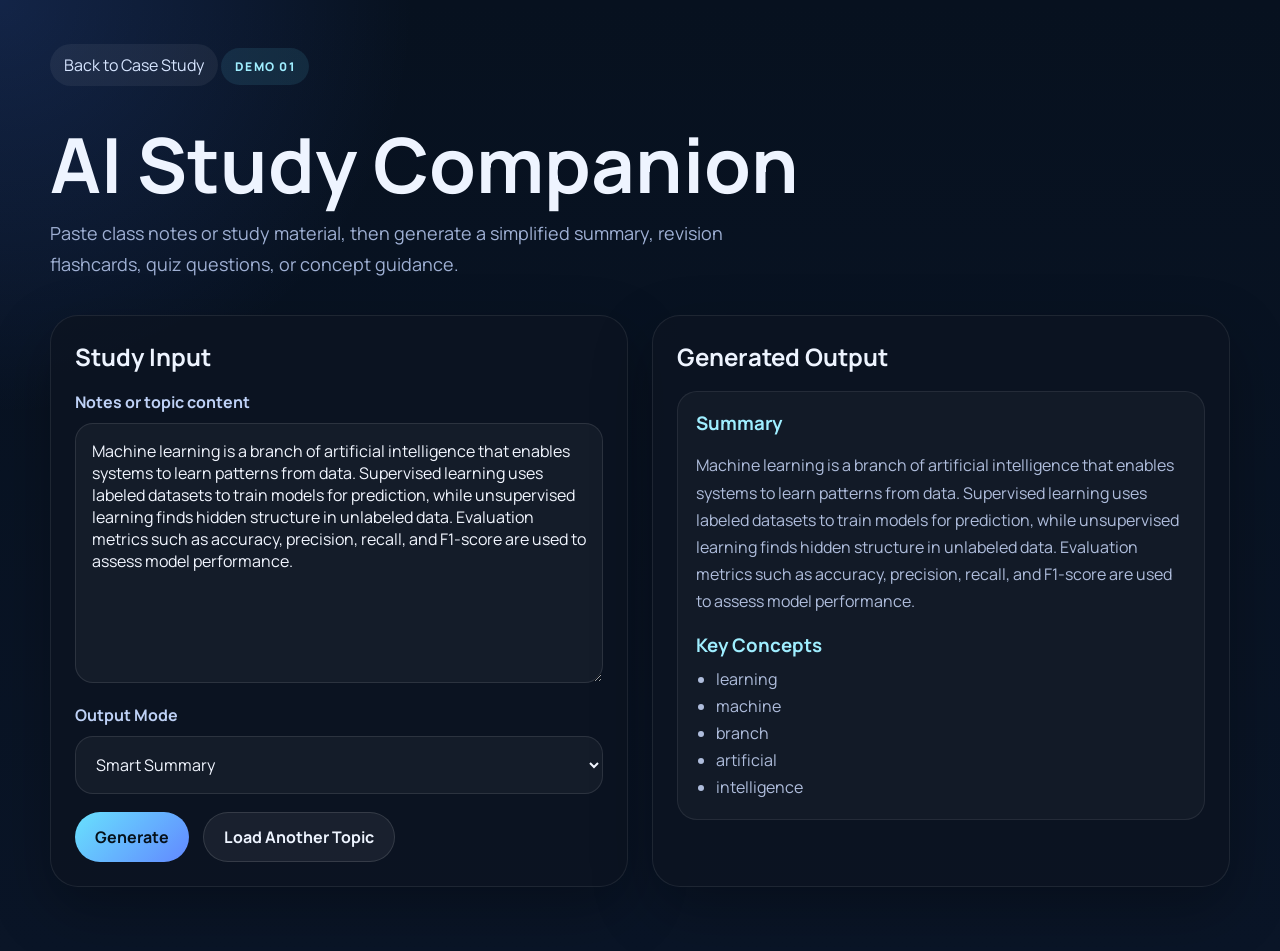
<file: demos/ai-study-companion/index.html>
<!DOCTYPE html>
<html lang="en">
<head>
  <meta charset="UTF-8">
  <meta name="viewport" content="width=device-width, initial-scale=1.0">
  <title>AI Study Companion Demo</title>
  <link rel="preconnect" href="https://fonts.googleapis.com">
  <link rel="preconnect" href="https://fonts.gstatic.com" crossorigin>
  <link href="https://fonts.googleapis.com/css2?family=Manrope:wght@400;500;600;700;800&display=swap" rel="stylesheet">
  <link rel="stylesheet" href="./style.css">
</head>
<body>
  <main class="shell">
    <section class="hero">
      <a class="back-link" href="../../projects/ai-study-companion.html">Back to Case Study</a>
      <p class="eyebrow">Demo 01</p>
      <h1>AI Study Companion</h1>
      <p class="lead">
        Paste class notes or study material, then generate a simplified summary, revision flashcards, quiz questions, or concept guidance.
      </p>
    </section>

    <section class="workspace">
      <div class="panel input-panel">
        <h2>Study Input</h2>
        <label for="study-input">Notes or topic content</label>
        <textarea id="study-input">Machine learning is a branch of artificial intelligence that enables systems to learn patterns from data. Supervised learning uses labeled datasets to train models for prediction, while unsupervised learning finds hidden structure in unlabeled data. Evaluation metrics such as accuracy, precision, recall, and F1-score are used to assess model performance.</textarea>

        <div class="controls">
          <label for="study-mode">Output Mode</label>
          <select id="study-mode">
            <option value="summary">Smart Summary</option>
            <option value="flashcards">Flashcards</option>
            <option value="quiz">Quiz Generator</option>
            <option value="explain">Concept Explainer</option>
          </select>
        </div>

        <div class="action-row">
          <button id="generate-btn" type="button">Generate</button>
          <button id="sample-btn" type="button" class="secondary-btn">Load Another Topic</button>
        </div>
      </div>

      <div class="panel output-panel">
        <h2>Generated Output</h2>
        <div id="output" class="output-content"></div>
      </div>
    </section>
  </main>

  <script src="./script.js"></script>
</body>
</html>
</file>
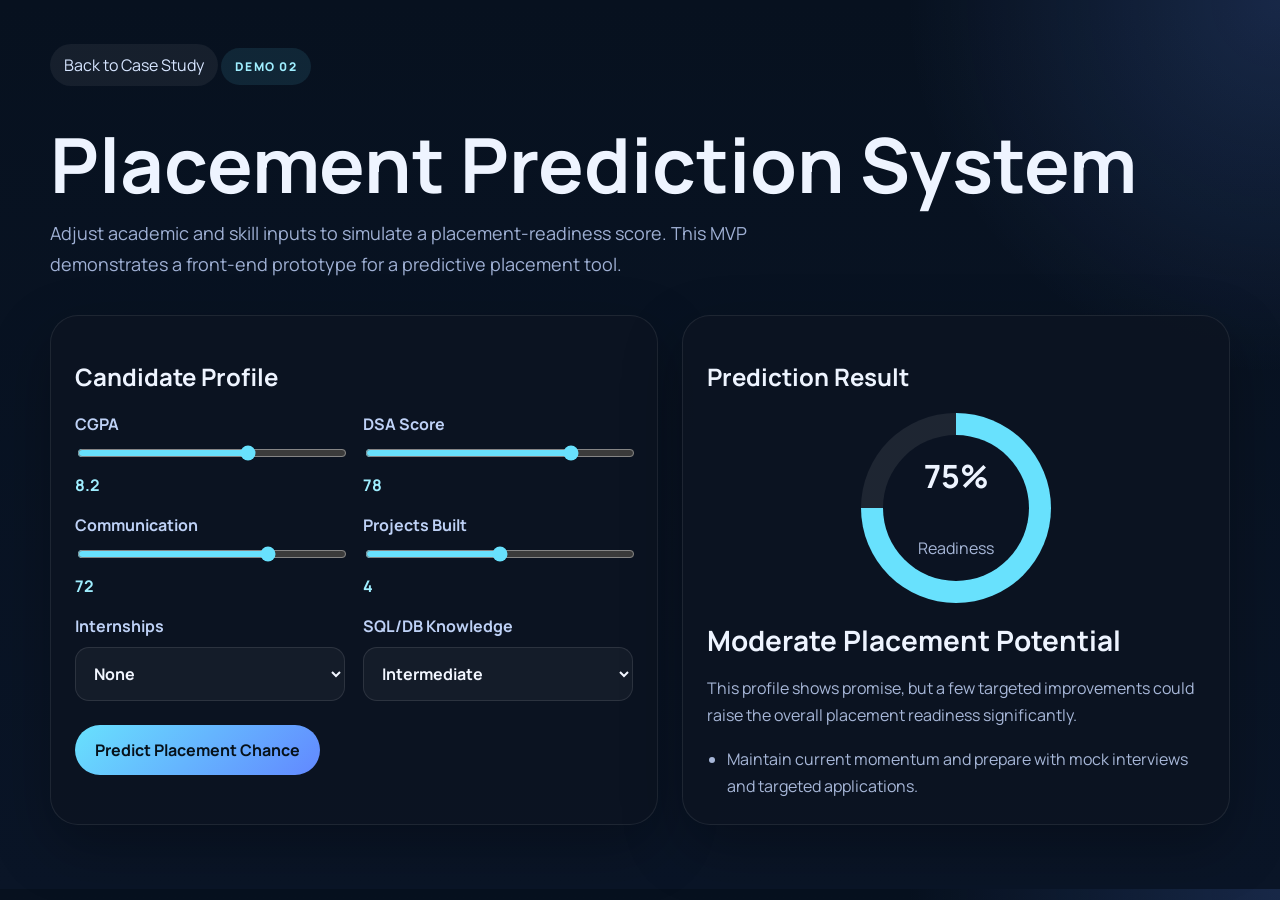
<file: demos/placement-predictor/index.html>
<!DOCTYPE html>
<html lang="en">
<head>
  <meta charset="UTF-8">
  <meta name="viewport" content="width=device-width, initial-scale=1.0">
  <title>Placement Prediction System Demo</title>
  <link rel="preconnect" href="https://fonts.googleapis.com">
  <link rel="preconnect" href="https://fonts.gstatic.com" crossorigin>
  <link href="https://fonts.googleapis.com/css2?family=Manrope:wght@400;500;600;700;800&display=swap" rel="stylesheet">
  <link rel="stylesheet" href="./style.css">
</head>
<body>
  <main class="shell">
    <section class="hero">
      <a class="back-link" href="../../projects/placement-predictor.html">Back to Case Study</a>
      <p class="eyebrow">Demo 02</p>
      <h1>Placement Prediction System</h1>
      <p class="lead">
        Adjust academic and skill inputs to simulate a placement-readiness score. This MVP demonstrates a front-end prototype for a predictive placement tool.
      </p>
    </section>

    <section class="workspace">
      <div class="panel form-panel">
        <h2>Candidate Profile</h2>
        <div class="field-grid">
          <label>CGPA
            <input id="cgpa" type="range" min="5" max="10" step="0.1" value="8.2">
            <span id="cgpa-value">8.2</span>
          </label>
          <label>DSA Score
            <input id="dsa" type="range" min="0" max="100" step="1" value="78">
            <span id="dsa-value">78</span>
          </label>
          <label>Communication
            <input id="communication" type="range" min="0" max="100" step="1" value="72">
            <span id="communication-value">72</span>
          </label>
          <label>Projects Built
            <input id="projects" type="range" min="0" max="8" step="1" value="4">
            <span id="projects-value">4</span>
          </label>
          <label>Internships
            <select id="internships">
              <option value="0">None</option>
              <option value="8">One internship</option>
              <option value="15">Two or more</option>
            </select>
          </label>
          <label>SQL/DB Knowledge
            <select id="sql">
              <option value="4">Basic</option>
              <option value="8" selected>Intermediate</option>
              <option value="12">Advanced</option>
            </select>
          </label>
        </div>
        <button id="predict-btn" type="button">Predict Placement Chance</button>
      </div>

      <div class="panel result-panel">
        <h2>Prediction Result</h2>
        <div class="score-ring">
          <div class="score-ring-inner">
            <strong id="score-label">0%</strong>
            <span>Readiness</span>
          </div>
        </div>
        <h3 id="result-title">Waiting for analysis</h3>
        <p id="result-copy">Update the profile values and run the prediction to see the result.</p>
        <ul id="recommendations" class="recommendations"></ul>
      </div>
    </section>
  </main>

  <script src="./script.js"></script>
</body>
</html>
</file>
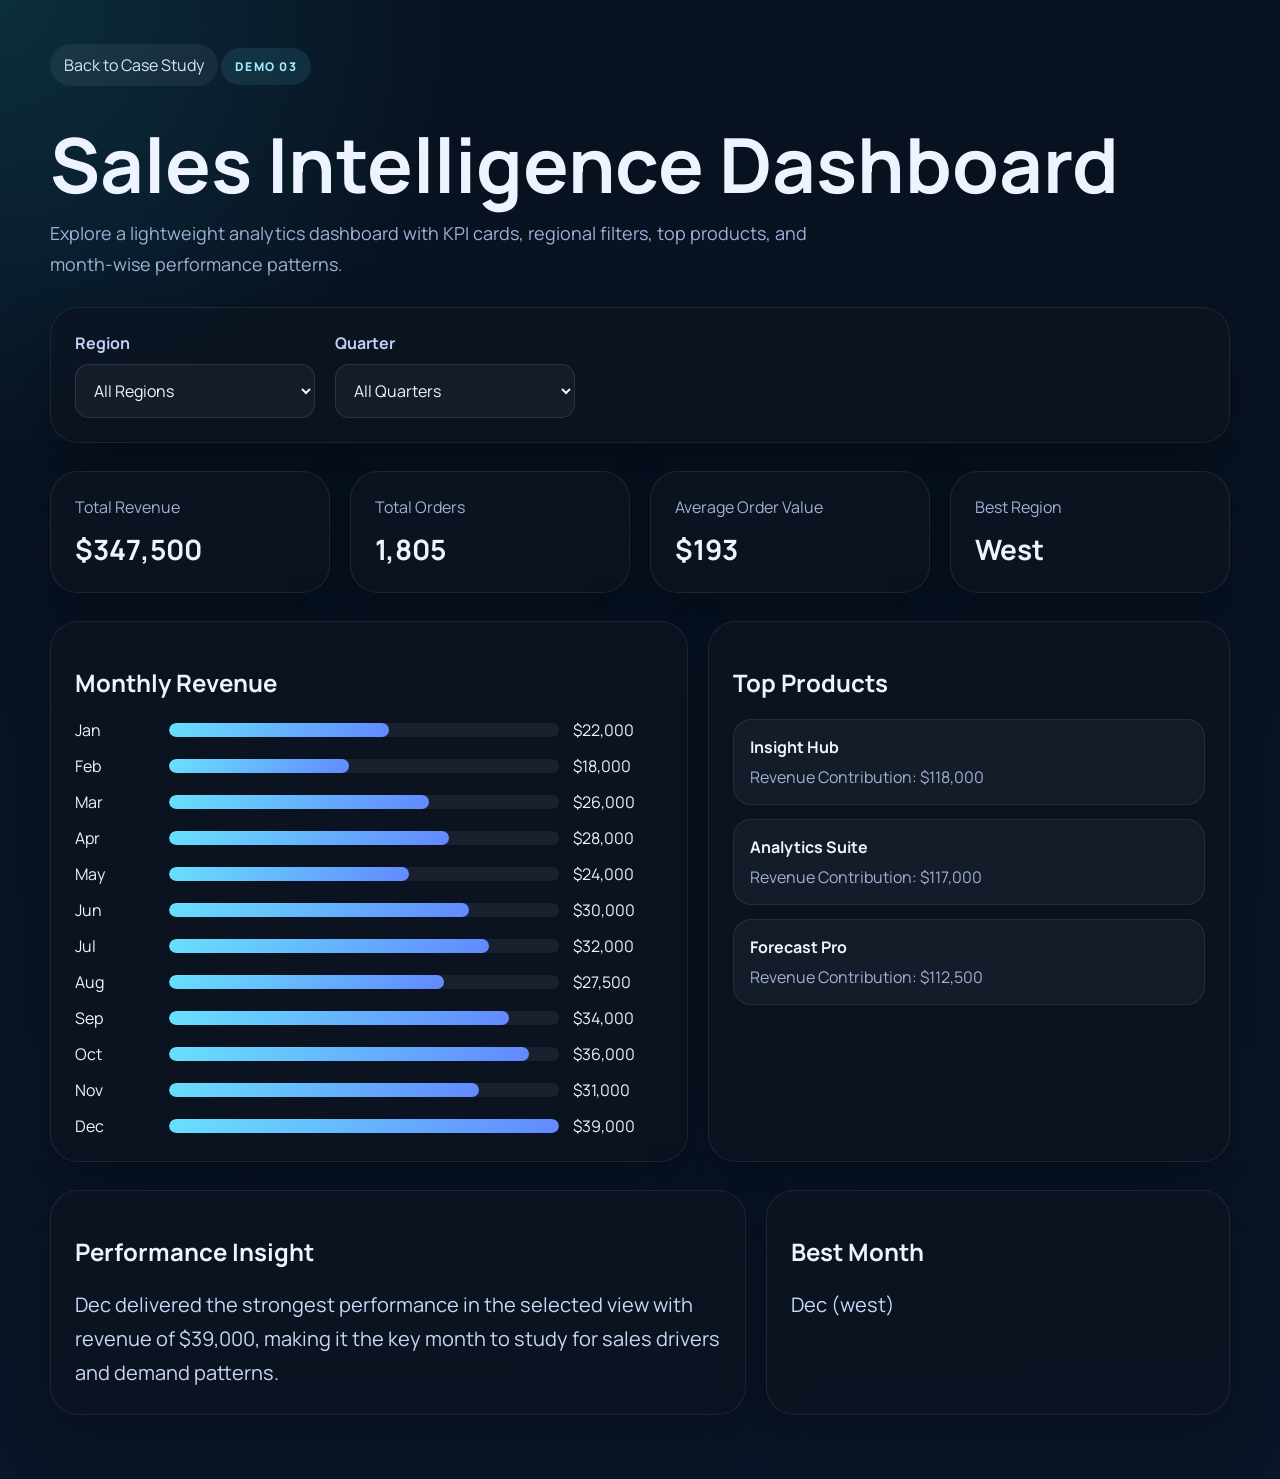
<file: demos/sales-intelligence-dashboard/index.html>
<!DOCTYPE html>
<html lang="en">
<head>
  <meta charset="UTF-8">
  <meta name="viewport" content="width=device-width, initial-scale=1.0">
  <title>Sales Intelligence Dashboard Demo</title>
  <link rel="preconnect" href="https://fonts.googleapis.com">
  <link rel="preconnect" href="https://fonts.gstatic.com" crossorigin>
  <link href="https://fonts.googleapis.com/css2?family=Manrope:wght@400;500;600;700;800&display=swap" rel="stylesheet">
  <link rel="stylesheet" href="./style.css">
</head>
<body>
  <main class="shell">
    <section class="hero">
      <a class="back-link" href="../../projects/sales-intelligence-dashboard.html">Back to Case Study</a>
      <p class="eyebrow">Demo 03</p>
      <h1>Sales Intelligence Dashboard</h1>
      <p class="lead">
        Explore a lightweight analytics dashboard with KPI cards, regional filters, top products, and month-wise performance patterns.
      </p>
    </section>

    <section class="toolbar panel">
      <div>
        <label for="region">Region</label>
        <select id="region">
          <option value="all">All Regions</option>
          <option value="north">North</option>
          <option value="south">South</option>
          <option value="west">West</option>
        </select>
      </div>
      <div>
        <label for="quarter">Quarter</label>
        <select id="quarter">
          <option value="all">All Quarters</option>
          <option value="q1">Q1</option>
          <option value="q2">Q2</option>
          <option value="q3">Q3</option>
          <option value="q4">Q4</option>
        </select>
      </div>
    </section>

    <section class="metrics">
      <article class="metric-card panel">
        <span>Total Revenue</span>
        <strong id="revenue">$0</strong>
      </article>
      <article class="metric-card panel">
        <span>Total Orders</span>
        <strong id="orders">0</strong>
      </article>
      <article class="metric-card panel">
        <span>Average Order Value</span>
        <strong id="aov">$0</strong>
      </article>
      <article class="metric-card panel">
        <span>Best Region</span>
        <strong id="best-region">-</strong>
      </article>
    </section>

    <section class="dashboard-grid">
      <div class="panel">
        <h2>Monthly Revenue</h2>
        <div id="bars" class="bars"></div>
      </div>
      <div class="panel">
        <h2>Top Products</h2>
        <div id="products" class="products"></div>
      </div>
    </section>

    <section class="insights-grid">
      <article class="panel insight-card">
        <h2>Performance Insight</h2>
        <p id="insight-copy">Select filters to view a quick business insight.</p>
      </article>
      <article class="panel insight-card">
        <h2>Best Month</h2>
        <p id="best-month">-</p>
      </article>
    </section>
  </main>

  <script src="./script.js"></script>
</body>
</html>
</file>
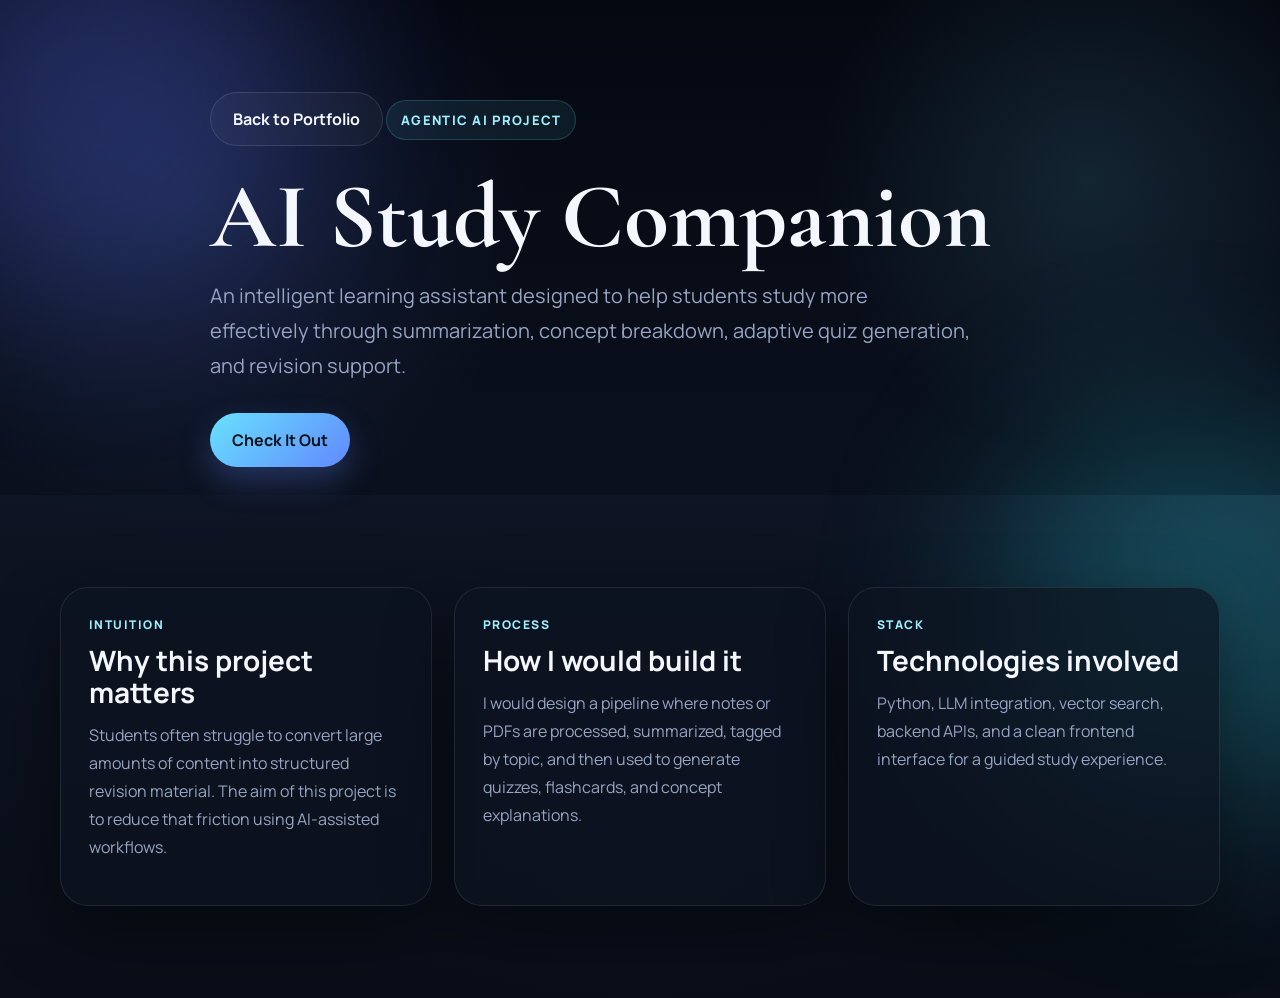
<file: projects/ai-study-companion.html>
<!DOCTYPE html>
<html lang="en">
<head>
  <meta charset="UTF-8">
  <meta name="viewport" content="width=device-width, initial-scale=1.0">
  <title>AI Study Companion | Harshit Gautam</title>
  <meta name="description" content="Case study for AI Study Companion by Harshit Gautam.">
  <link rel="preconnect" href="https://fonts.googleapis.com">
  <link rel="preconnect" href="https://fonts.gstatic.com" crossorigin>
  <link href="https://fonts.googleapis.com/css2?family=Manrope:wght@400;500;600;700;800&family=Cormorant+Garamond:wght@600;700&display=swap" rel="stylesheet">
  <link rel="stylesheet" href="../assets/style.css">
</head>
<body>
  <div class="site-shell">
    <main class="project-page">
      <section class="section">
        <div class="container project-detail-hero">
          <a class="button button-secondary magnetic back-link" href="../index.html#work">Back to Portfolio</a>
          <p class="eyebrow">Agentic AI Project</p>
          <h1>AI Study Companion</h1>
          <p class="project-lead">
            An intelligent learning assistant designed to help students study more effectively through summarization, concept breakdown, adaptive quiz generation, and revision support.
          </p>
          <div class="detail-actions">
            <a class="button button-primary magnetic" href="../demos/ai-study-companion/index.html">Check It Out</a>
          </div>
        </div>
      </section>

      <section class="section section-dark">
        <div class="container detail-grid">
          <article class="detail-card magnetic">
            <p class="card-kicker">Intuition</p>
            <h3>Why this project matters</h3>
            <p>Students often struggle to convert large amounts of content into structured revision material. The aim of this project is to reduce that friction using AI-assisted workflows.</p>
          </article>
          <article class="detail-card magnetic">
            <p class="card-kicker">Process</p>
            <h3>How I would build it</h3>
            <p>I would design a pipeline where notes or PDFs are processed, summarized, tagged by topic, and then used to generate quizzes, flashcards, and concept explanations.</p>
          </article>
          <article class="detail-card magnetic">
            <p class="card-kicker">Stack</p>
            <h3>Technologies involved</h3>
            <p>Python, LLM integration, vector search, backend APIs, and a clean frontend interface for a guided study experience.</p>
          </article>
        </div>
      </section>
    </main>
  </div>
</body>
</html>
</file>
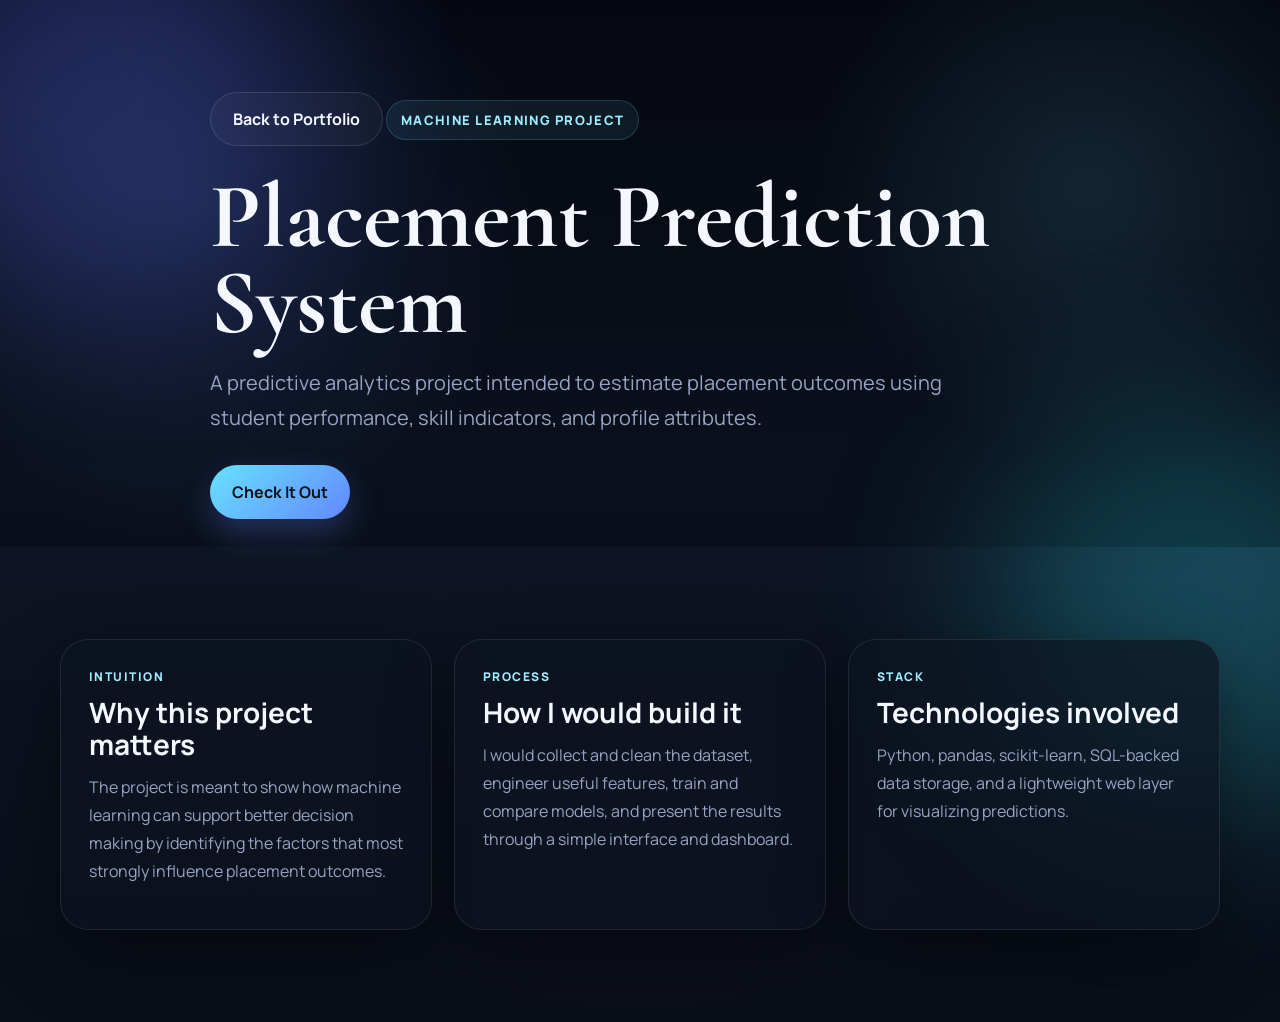
<file: projects/placement-predictor.html>
<!DOCTYPE html>
<html lang="en">
<head>
  <meta charset="UTF-8">
  <meta name="viewport" content="width=device-width, initial-scale=1.0">
  <title>Placement Prediction System | Harshit Gautam</title>
  <meta name="description" content="Case study for Placement Prediction System by Harshit Gautam.">
  <link rel="preconnect" href="https://fonts.googleapis.com">
  <link rel="preconnect" href="https://fonts.gstatic.com" crossorigin>
  <link href="https://fonts.googleapis.com/css2?family=Manrope:wght@400;500;600;700;800&family=Cormorant+Garamond:wght@600;700&display=swap" rel="stylesheet">
  <link rel="stylesheet" href="../assets/style.css">
</head>
<body>
  <div class="site-shell">
    <main class="project-page">
      <section class="section">
        <div class="container project-detail-hero">
          <a class="button button-secondary magnetic back-link" href="../index.html#work">Back to Portfolio</a>
          <p class="eyebrow">Machine Learning Project</p>
          <h1>Placement Prediction System</h1>
          <p class="project-lead">
            A predictive analytics project intended to estimate placement outcomes using student performance, skill indicators, and profile attributes.
          </p>
          <div class="detail-actions">
            <a class="button button-primary magnetic" href="../demos/placement-predictor/index.html">Check It Out</a>
          </div>
        </div>
      </section>

      <section class="section section-dark">
        <div class="container detail-grid">
          <article class="detail-card magnetic">
            <p class="card-kicker">Intuition</p>
            <h3>Why this project matters</h3>
            <p>The project is meant to show how machine learning can support better decision making by identifying the factors that most strongly influence placement outcomes.</p>
          </article>
          <article class="detail-card magnetic">
            <p class="card-kicker">Process</p>
            <h3>How I would build it</h3>
            <p>I would collect and clean the dataset, engineer useful features, train and compare models, and present the results through a simple interface and dashboard.</p>
          </article>
          <article class="detail-card magnetic">
            <p class="card-kicker">Stack</p>
            <h3>Technologies involved</h3>
            <p>Python, pandas, scikit-learn, SQL-backed data storage, and a lightweight web layer for visualizing predictions.</p>
          </article>
        </div>
      </section>
    </main>
  </div>
</body>
</html>
</file>
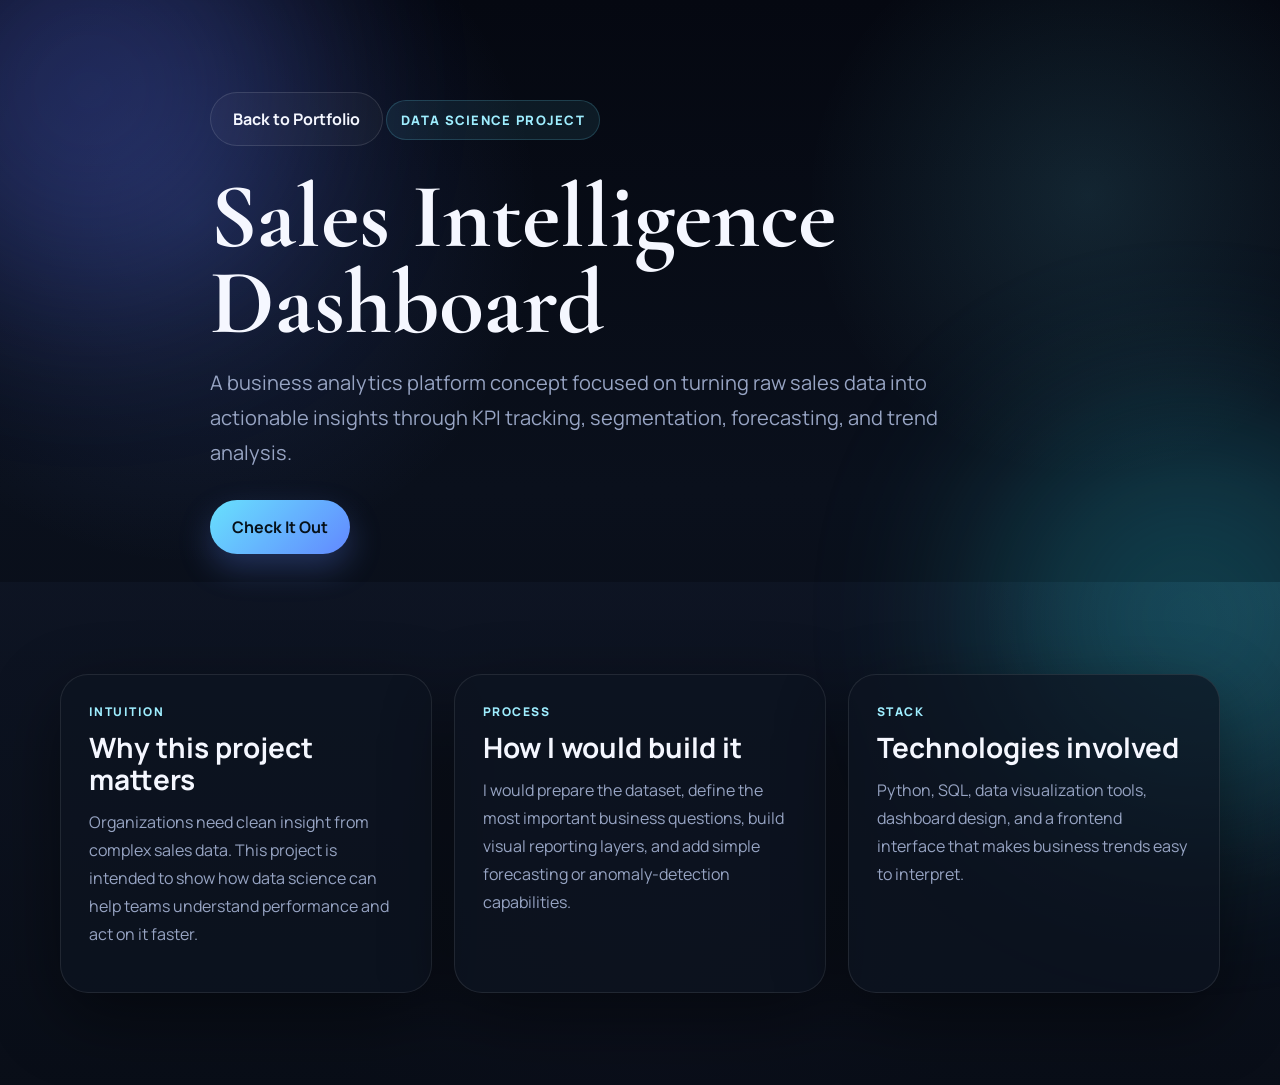
<file: projects/sales-intelligence-dashboard.html>
<!DOCTYPE html>
<html lang="en">
<head>
  <meta charset="UTF-8">
  <meta name="viewport" content="width=device-width, initial-scale=1.0">
  <title>Sales Intelligence Dashboard | Harshit Gautam</title>
  <meta name="description" content="Case study for Sales Intelligence Dashboard by Harshit Gautam.">
  <link rel="preconnect" href="https://fonts.googleapis.com">
  <link rel="preconnect" href="https://fonts.gstatic.com" crossorigin>
  <link href="https://fonts.googleapis.com/css2?family=Manrope:wght@400;500;600;700;800&family=Cormorant+Garamond:wght@600;700&display=swap" rel="stylesheet">
  <link rel="stylesheet" href="../assets/style.css">
</head>
<body>
  <div class="site-shell">
    <main class="project-page">
      <section class="section">
        <div class="container project-detail-hero">
          <a class="button button-secondary magnetic back-link" href="../index.html#work">Back to Portfolio</a>
          <p class="eyebrow">Data Science Project</p>
          <h1>Sales Intelligence Dashboard</h1>
          <p class="project-lead">
            A business analytics platform concept focused on turning raw sales data into actionable insights through KPI tracking, segmentation, forecasting, and trend analysis.
          </p>
          <div class="detail-actions">
            <a class="button button-primary magnetic" href="../demos/sales-intelligence-dashboard/index.html">Check It Out</a>
          </div>
        </div>
      </section>

      <section class="section section-dark">
        <div class="container detail-grid">
          <article class="detail-card magnetic">
            <p class="card-kicker">Intuition</p>
            <h3>Why this project matters</h3>
            <p>Organizations need clean insight from complex sales data. This project is intended to show how data science can help teams understand performance and act on it faster.</p>
          </article>
          <article class="detail-card magnetic">
            <p class="card-kicker">Process</p>
            <h3>How I would build it</h3>
            <p>I would prepare the dataset, define the most important business questions, build visual reporting layers, and add simple forecasting or anomaly-detection capabilities.</p>
          </article>
          <article class="detail-card magnetic">
            <p class="card-kicker">Stack</p>
            <h3>Technologies involved</h3>
            <p>Python, SQL, data visualization tools, dashboard design, and a frontend interface that makes business trends easy to interpret.</p>
          </article>
        </div>
      </section>
    </main>
  </div>
</body>
</html>
</file>
<file: demos/ai-study-companion/style.css>
* { box-sizing: border-box; }
body {
  margin: 0;
  font-family: "Manrope", sans-serif;
  color: #eef4ff;
  background:
    radial-gradient(circle at top left, rgba(74, 125, 255, 0.18), transparent 26%),
    linear-gradient(180deg, #07111f 0%, #0a1527 100%);
}
.shell {
  width: min(1180px, calc(100% - 32px));
  margin: 0 auto;
  padding: 36px 0 64px;
}
.back-link,
.eyebrow {
  display: inline-flex;
  border-radius: 999px;
  padding: 10px 14px;
  text-decoration: none;
}
.back-link {
  color: #d6e5ff;
  background: rgba(255,255,255,0.06);
  margin-bottom: 24px;
}
.eyebrow {
  background: rgba(104,225,253,0.1);
  color: #9feeff;
  font-size: 12px;
  font-weight: 800;
  letter-spacing: 0.12em;
  text-transform: uppercase;
}
h1 {
  font-size: clamp(42px, 7vw, 76px);
  line-height: 0.95;
  margin: 18px 0 12px;
}
.lead {
  max-width: 760px;
  color: #9fb0d4;
  font-size: 18px;
  line-height: 1.7;
}
.workspace {
  display: grid;
  grid-template-columns: 1fr 1fr;
  gap: 24px;
  margin-top: 36px;
}
.panel {
  padding: 24px;
  border-radius: 28px;
  background: rgba(13, 20, 33, 0.82);
  border: 1px solid rgba(255,255,255,0.08);
  box-shadow: 0 22px 60px rgba(0,0,0,0.28);
}
h2 {
  margin: 0 0 18px;
  font-size: 24px;
}
label {
  display: block;
  margin-bottom: 10px;
  color: #bed1f6;
  font-weight: 700;
}
textarea,
select {
  width: 100%;
  border: 1px solid rgba(255,255,255,0.1);
  background: rgba(255,255,255,0.04);
  color: #f2f6ff;
  border-radius: 18px;
  padding: 16px;
  font: inherit;
}
textarea {
  min-height: 260px;
  resize: vertical;
}
.controls {
  margin-top: 16px;
}
.action-row {
  display: flex;
  gap: 14px;
  margin-top: 18px;
  flex-wrap: wrap;
}
button {
  min-height: 50px;
  border: 0;
  border-radius: 999px;
  padding: 0 20px;
  font: inherit;
  font-weight: 700;
  cursor: pointer;
  background: linear-gradient(135deg, #68e1fd, #6288ff);
  color: #06111a;
}
.secondary-btn {
  background: rgba(255,255,255,0.06);
  color: #eef4ff;
  border: 1px solid rgba(255,255,255,0.12);
}
.output-content {
  min-height: 420px;
  border-radius: 20px;
  background: rgba(255,255,255,0.03);
  border: 1px solid rgba(255,255,255,0.08);
  padding: 18px;
  color: #dbe8ff;
}
.output-block + .output-block {
  margin-top: 16px;
}
.output-block h3 {
  margin: 0 0 8px;
  color: #9feeff;
}
.output-block p,
.output-block li {
  color: #afbddc;
  line-height: 1.7;
}
ul {
  margin: 0;
  padding-left: 20px;
}
@media (max-width: 900px) {
  .workspace {
    grid-template-columns: 1fr;
  }
}
</file>
<file: demos/placement-predictor/style.css>
* { box-sizing: border-box; }
body {
  margin: 0;
  font-family: "Manrope", sans-serif;
  color: #eef4ff;
  background:
    radial-gradient(circle at top right, rgba(99, 145, 255, 0.18), transparent 24%),
    linear-gradient(180deg, #07111f 0%, #0a1527 100%);
}
.shell {
  width: min(1180px, calc(100% - 32px));
  margin: 0 auto;
  padding: 36px 0 64px;
}
.back-link,
.eyebrow {
  display: inline-flex;
  border-radius: 999px;
  padding: 10px 14px;
  text-decoration: none;
}
.back-link {
  color: #d6e5ff;
  background: rgba(255,255,255,0.06);
  margin-bottom: 24px;
}
.eyebrow {
  background: rgba(104,225,253,0.1);
  color: #9feeff;
  font-size: 12px;
  font-weight: 800;
  letter-spacing: 0.12em;
  text-transform: uppercase;
}
h1 {
  font-size: clamp(42px, 7vw, 76px);
  line-height: 0.95;
  margin: 18px 0 12px;
}
.lead {
  max-width: 760px;
  color: #9fb0d4;
  font-size: 18px;
  line-height: 1.7;
}
.workspace {
  display: grid;
  grid-template-columns: 1fr 0.9fr;
  gap: 24px;
  margin-top: 36px;
}
.panel {
  padding: 24px;
  border-radius: 28px;
  background: rgba(13, 20, 33, 0.82);
  border: 1px solid rgba(255,255,255,0.08);
  box-shadow: 0 22px 60px rgba(0,0,0,0.28);
}
.field-grid {
  display: grid;
  grid-template-columns: repeat(2, minmax(0, 1fr));
  gap: 18px;
}
label {
  display: block;
  color: #bed1f6;
  font-weight: 700;
}
input,
select {
  width: 100%;
  margin-top: 10px;
}
input[type="range"] {
  accent-color: #68e1fd;
}
select {
  border: 1px solid rgba(255,255,255,0.1);
  background: rgba(255,255,255,0.04);
  color: #f2f6ff;
  border-radius: 14px;
  padding: 14px;
  font: inherit;
}
label span {
  display: inline-block;
  margin-top: 8px;
  color: #9feeff;
}
button {
  margin-top: 24px;
  min-height: 50px;
  border: 0;
  border-radius: 999px;
  padding: 0 20px;
  font: inherit;
  font-weight: 700;
  cursor: pointer;
  background: linear-gradient(135deg, #68e1fd, #6288ff);
  color: #06111a;
}
.score-ring {
  width: 190px;
  height: 190px;
  margin: 8px auto 18px;
  border-radius: 50%;
  background: conic-gradient(#68e1fd 0deg, #6288ff 0deg, rgba(255,255,255,0.08) 0deg);
  display: grid;
  place-items: center;
}
.score-ring-inner {
  width: 146px;
  height: 146px;
  border-radius: 50%;
  background: #0b1322;
  display: grid;
  place-items: center;
  text-align: center;
}
.score-ring-inner strong {
  font-size: 32px;
}
.score-ring-inner span,
#result-copy,
.recommendations li {
  color: #a7b7d8;
  line-height: 1.7;
}
#result-title {
  margin: 0 0 8px;
  font-size: 28px;
}
.recommendations {
  padding-left: 20px;
  margin: 16px 0 0;
}
@media (max-width: 900px) {
  .workspace,
  .field-grid {
    grid-template-columns: 1fr;
  }
}
</file>
<file: demos/sales-intelligence-dashboard/style.css>
* { box-sizing: border-box; }
body {
  margin: 0;
  font-family: "Manrope", sans-serif;
  color: #eef4ff;
  background:
    radial-gradient(circle at top left, rgba(39, 198, 217, 0.16), transparent 24%),
    linear-gradient(180deg, #07111f 0%, #0a1527 100%);
}
.shell {
  width: min(1180px, calc(100% - 32px));
  margin: 0 auto;
  padding: 36px 0 64px;
}
.back-link,
.eyebrow {
  display: inline-flex;
  border-radius: 999px;
  padding: 10px 14px;
  text-decoration: none;
}
.back-link {
  color: #d6e5ff;
  background: rgba(255,255,255,0.06);
  margin-bottom: 24px;
}
.eyebrow {
  background: rgba(104,225,253,0.1);
  color: #9feeff;
  font-size: 12px;
  font-weight: 800;
  letter-spacing: 0.12em;
  text-transform: uppercase;
}
h1 {
  font-size: clamp(42px, 7vw, 76px);
  line-height: 0.95;
  margin: 18px 0 12px;
}
.lead {
  max-width: 760px;
  color: #9fb0d4;
  font-size: 18px;
  line-height: 1.7;
}
.panel {
  padding: 24px;
  border-radius: 28px;
  background: rgba(13, 20, 33, 0.82);
  border: 1px solid rgba(255,255,255,0.08);
  box-shadow: 0 22px 60px rgba(0,0,0,0.28);
}
.toolbar,
.metrics,
.dashboard-grid,
.insights-grid {
  display: grid;
  gap: 20px;
  margin-top: 28px;
}
.toolbar {
  grid-template-columns: repeat(2, minmax(0, 240px));
}
.metrics {
  grid-template-columns: repeat(4, minmax(0, 1fr));
}
.dashboard-grid {
  grid-template-columns: 1.1fr 0.9fr;
}
.insights-grid {
  grid-template-columns: 1.2fr 0.8fr;
}
label {
  display: block;
  color: #bed1f6;
  font-weight: 700;
  margin-bottom: 10px;
}
select {
  width: 100%;
  border: 1px solid rgba(255,255,255,0.1);
  background: rgba(255,255,255,0.04);
  color: #f2f6ff;
  border-radius: 14px;
  padding: 14px;
  font: inherit;
}
.metric-card span {
  display: block;
  color: #9fb0d4;
  margin-bottom: 12px;
}
.metric-card strong {
  font-size: 28px;
}
.bars {
  display: grid;
  gap: 14px;
  margin-top: 20px;
}
.bar-row {
  display: grid;
  grid-template-columns: 80px 1fr 90px;
  gap: 14px;
  align-items: center;
}
.bar-track {
  height: 14px;
  border-radius: 999px;
  background: rgba(255,255,255,0.06);
  overflow: hidden;
}
.bar-fill {
  height: 100%;
  border-radius: inherit;
  background: linear-gradient(135deg, #68e1fd, #6288ff);
}
.products {
  display: grid;
  gap: 14px;
  margin-top: 20px;
}
.product-card {
  padding: 16px;
  border-radius: 18px;
  background: rgba(255,255,255,0.04);
  border: 1px solid rgba(255,255,255,0.08);
}
.product-card strong,
.product-card span {
  display: block;
}
.product-card span {
  margin-top: 8px;
  color: #9fb0d4;
}
.insight-card p {
  margin: 0;
  color: #c7d8f6;
  font-size: 20px;
  line-height: 1.7;
}
@media (max-width: 900px) {
  .toolbar,
  .metrics,
  .dashboard-grid,
  .insights-grid {
    grid-template-columns: 1fr;
  }
}
</file>
<file: assets/style.css>
:root {
  --bg: #070b14;
  --bg-soft: #0d1320;
  --panel: rgba(13, 20, 33, 0.72);
  --panel-strong: #121b2d;
  --panel-solid: #0e1524;
  --text: #f5f7ff;
  --muted: #97a4c3;
  --line: rgba(255, 255, 255, 0.09);
  --accent: #68e1fd;
  --accent-strong: #6288ff;
  --accent-soft: rgba(104, 225, 253, 0.14);
  --shadow: 0 24px 70px rgba(0, 0, 0, 0.45);
  --radius-lg: 28px;
  --radius-md: 20px;
  --container: min(1160px, calc(100% - 32px));
  --transition: 260ms cubic-bezier(0.22, 1, 0.36, 1);
}

* {
  box-sizing: border-box;
}

html {
  scroll-behavior: smooth;
}

body {
  margin: 0;
  font-family: "Manrope", sans-serif;
  color: var(--text);
  background:
    radial-gradient(circle at 15% 20%, rgba(98, 136, 255, 0.16), transparent 25%),
    radial-gradient(circle at 85% 18%, rgba(104, 225, 253, 0.12), transparent 20%),
    radial-gradient(circle at 50% 100%, rgba(172, 93, 255, 0.1), transparent 24%),
    linear-gradient(180deg, #050811 0%, #0a101c 45%, #070b14 100%);
}

a {
  color: inherit;
  text-decoration: none;
}

img {
  display: block;
  width: 100%;
  height: 100%;
  object-fit: cover;
}

p,
h1,
h2,
h3 {
  margin-top: 0;
}

.site-shell {
  position: relative;
  overflow: hidden;
}

.site-shell::before,
.site-shell::after {
  content: "";
  position: fixed;
  width: 420px;
  height: 420px;
  border-radius: 50%;
  filter: blur(90px);
  opacity: 0.25;
  pointer-events: none;
  z-index: 0;
}

.site-shell::before {
  top: -120px;
  left: -120px;
  background: #5e73ff;
}

.site-shell::after {
  right: -120px;
  bottom: 8%;
  background: #27c6d9;
}

.container {
  width: var(--container);
  margin: 0 auto;
  position: relative;
  z-index: 1;
}

.header {
  position: sticky;
  top: 0;
  z-index: 20;
  backdrop-filter: blur(16px);
  background: rgba(6, 10, 18, 0.68);
  border-bottom: 1px solid var(--line);
}

.nav {
  display: flex;
  align-items: center;
  justify-content: space-between;
  gap: 20px;
  padding: 18px 0;
}

.brand {
  width: auto;
  height: 44px;
  border-radius: 10px;
  display: inline-flex;
  align-items: center;
  justify-content: center;
  padding: 0 16px;
  background: #10192b;
  color: #f5f7ff;
  font-weight: 800;
  letter-spacing: 0.02em;
  border: 1px solid rgba(255, 255, 255, 0.1);
  box-shadow: none;
  font: inherit;
  cursor: pointer;
}

.brand-mark {
  font-size: 17px;
  line-height: 1;
}

.menu {
  display: flex;
  align-items: center;
  gap: 24px;
  font-weight: 600;
}

.menu a {
  color: var(--muted);
  transition: color var(--transition), transform var(--transition);
}

.menu a:hover,
.menu a:focus-visible {
  color: var(--text);
}

.menu-cta {
  padding: 12px 18px;
  border-radius: 999px;
  color: #06111a !important;
  background: linear-gradient(135deg, var(--accent), #a4f4ff);
}

.menu-toggle {
  display: none;
  border: 0;
  padding: 0;
  background: transparent;
}

.menu-toggle span {
  display: block;
  width: 24px;
  height: 2px;
  margin: 5px 0;
  background: var(--text);
}

.popup-overlay {
  position: fixed;
  inset: 0;
  display: grid;
  place-items: center;
  padding: 24px;
  background: rgba(3, 7, 14, 0.72);
  z-index: 40;
}

.popup-overlay[hidden] {
  display: none;
}

.popup-card {
  width: min(520px, 100%);
  padding: 28px;
  border-radius: 24px;
  background: #10192b;
  border: 1px solid rgba(255, 255, 255, 0.1);
  box-shadow: 0 28px 70px rgba(0, 0, 0, 0.45);
  position: relative;
}

.popup-card h2 {
  margin: 8px 0 12px;
  font-size: 34px;
  line-height: 1.1;
  font-family: "Cormorant Garamond", serif;
}

.popup-copy {
  color: var(--muted);
  font-size: 17px;
  line-height: 1.7;
  margin-bottom: 0;
}

.popup-actions {
  margin-top: 24px;
}

.popup-close {
  position: absolute;
  top: 14px;
  right: 14px;
  width: 40px;
  height: 40px;
  border: 0;
  border-radius: 50%;
  background: rgba(255, 255, 255, 0.06);
  color: #f5f7ff;
  font-size: 24px;
  cursor: pointer;
}

.hero {
  padding: 88px 0 36px;
}

.hero-grid {
  display: grid;
  grid-template-columns: 1.05fr 0.95fr;
  gap: 28px;
  align-items: center;
}

.eyebrow {
  display: inline-flex;
  margin-bottom: 18px;
  padding: 10px 14px;
  border-radius: 999px;
  border: 1px solid rgba(104, 225, 253, 0.18);
  background: rgba(104, 225, 253, 0.08);
  color: #9feeff;
  font-size: 13px;
  font-weight: 800;
  letter-spacing: 0.1em;
  text-transform: uppercase;
}

.eyebrow-dark {
  border-color: rgba(98, 136, 255, 0.24);
  background: rgba(98, 136, 255, 0.09);
  color: #c2d1ff;
}

.hero h1,
.section h2,
.spotlight-card h2 {
  font-family: "Cormorant Garamond", serif;
  letter-spacing: -0.03em;
}

.hero h1 {
  font-size: clamp(52px, 7vw, 92px);
  line-height: 0.92;
  margin-bottom: 18px;
  max-width: 10ch;
}

.hero-text,
.section-intro,
.about-copy p,
.info-card p,
.project-card p,
.cta-card p,
.spotlight-card p,
.quote-card p {
  color: var(--muted);
  font-size: 18px;
  line-height: 1.7;
}

.hero-actions,
.cta-actions {
  display: flex;
  flex-wrap: wrap;
  gap: 14px;
  margin: 34px 0;
}

.button {
  display: inline-flex;
  align-items: center;
  justify-content: center;
  min-height: 54px;
  padding: 14px 22px;
  border-radius: 999px;
  font-weight: 700;
  transition: transform var(--transition), box-shadow var(--transition), border-color var(--transition), background var(--transition);
}

.button:hover,
.button:focus-visible {
  transform: translateY(-4px);
}

.button-primary {
  color: #06111a;
  background: linear-gradient(135deg, var(--accent), var(--accent-strong));
  box-shadow: 0 14px 32px rgba(98, 136, 255, 0.28);
}

.button-secondary {
  color: var(--text);
  background: rgba(255, 255, 255, 0.03);
  border: 1px solid rgba(255, 255, 255, 0.12);
}

.hero-metrics {
  list-style: none;
  display: grid;
  grid-template-columns: repeat(3, minmax(0, 1fr));
  gap: 16px;
  padding: 0;
  margin: 0;
}

.hero-metrics li,
.info-card,
.project-card,
.skill-panel,
.quote-card,
.gallery-card,
.spotlight-card {
  background: var(--panel);
  border: 1px solid var(--line);
  box-shadow: var(--shadow);
  backdrop-filter: blur(14px);
}

.hero-metrics li {
  padding: 22px;
  border-radius: var(--radius-md);
  min-width: 0;
}

.hero-metrics strong {
  display: block;
  font-size: clamp(22px, 2vw, 28px);
  line-height: 1.15;
  margin-bottom: 10px;
  overflow-wrap: anywhere;
}

.hero-metrics span {
  color: var(--muted);
  font-size: 14px;
  overflow-wrap: anywhere;
}

.magnetic,
.interactive-panel,
.info-card,
.project-card,
.skill-panel,
.quote-card,
.gallery-card,
.trust-items span {
  transition:
    transform var(--transition),
    box-shadow var(--transition),
    border-color var(--transition),
    filter var(--transition),
    background var(--transition);
}

.magnetic:hover,
.magnetic:focus-visible,
.interactive-panel:hover,
.interactive-panel:focus-within,
.info-card:hover,
.project-card:hover,
.skill-panel:hover,
.quote-card:hover,
.gallery-card:hover,
.trust-items span:hover {
  transform: translateY(-8px) scale(1.01);
  box-shadow: 0 24px 60px rgba(0, 0, 0, 0.42), 0 0 0 1px rgba(104, 225, 253, 0.18);
  border-color: rgba(104, 225, 253, 0.32);
}

.hero-card {
  display: grid;
  gap: 22px;
}

.portrait {
  position: relative;
  min-height: 500px;
  border-radius: 34px;
  overflow: hidden;
}

.portrait::after,
.project-card::after,
.gallery-card::after {
  content: "";
  position: absolute;
  inset: 0;
  pointer-events: none;
  background:
    linear-gradient(180deg, rgba(3, 7, 14, 0.18), rgba(3, 7, 14, 0.9)),
    radial-gradient(circle at 15% 15%, rgba(104, 225, 253, 0.12), transparent 24%);
  transition: opacity var(--transition);
}

.interactive-panel:hover::after,
.project-card:hover::after,
.gallery-card:hover::after {
  opacity: 0.82;
}

.portrait img,
.project-card img,
.gallery-card img {
  transition: transform 500ms ease, filter 500ms ease;
}

.portrait img {
  object-position: center top;
}

.interactive-panel:hover img,
.project-card:hover img,
.gallery-card:hover img {
  transform: scale(1.06);
  filter: saturate(1.1);
}

.portrait-overlay,
.project-content {
  position: absolute;
  left: 0;
  right: 0;
  z-index: 1;
}

.portrait-overlay {
  bottom: 0;
  padding: 28px;
}

.spotlight-label,
.card-kicker {
  margin-bottom: 12px;
  color: #9feeff;
  font-size: 12px;
  font-weight: 800;
  letter-spacing: 0.12em;
  text-transform: uppercase;
}

.spotlight-card {
  padding: 26px;
  border-radius: var(--radius-lg);
}

.spotlight-card h2 {
  font-size: 34px;
  line-height: 1.05;
  margin-bottom: 12px;
}

.spotlight-card p:last-child {
  margin-bottom: 0;
}

.trust-strip {
  padding: 20px 0 10px;
}

.trust-items {
  display: flex;
  flex-wrap: wrap;
  gap: 12px;
}

.trust-items span {
  padding: 12px 16px;
  border-radius: 999px;
  background: rgba(255, 255, 255, 0.04);
  border: 1px solid var(--line);
  color: #c7d3f0;
  font-weight: 700;
}

.section {
  padding: 92px 0;
}

.section-dark {
  background:
    radial-gradient(circle at top right, rgba(104, 225, 253, 0.08), transparent 22%),
    linear-gradient(180deg, rgba(15, 22, 38, 0.72), rgba(9, 14, 24, 0.92));
}

.section h2 {
  font-size: clamp(38px, 5vw, 64px);
  line-height: 0.98;
  margin-bottom: 0;
  max-width: 11ch;
}

.section-grid,
.section-heading,
.skills-layout,
.quote-grid,
.quick-link-grid,
.footer-row,
.cta-card {
  display: flex;
  gap: 24px;
}

.section-grid,
.section-heading,
.cta-card {
  justify-content: space-between;
  align-items: start;
}

.section-intro,
.about-copy {
  max-width: 540px;
}

.info-grid,
.project-grid,
.gallery-grid {
  display: grid;
  gap: 22px;
  margin-top: 34px;
}

.quick-links-section {
  padding-top: 22px;
}

.quick-links-card {
  display: grid;
  grid-template-columns: 1fr 1fr;
  gap: 26px;
  padding: 32px;
  border-radius: 32px;
  background: linear-gradient(135deg, rgba(16, 24, 40, 0.9), rgba(13, 20, 33, 0.78));
  border: 1px solid var(--line);
  box-shadow: var(--shadow);
}

.quick-link-grid {
  flex-wrap: wrap;
}

.quick-link {
  flex: 1 1 calc(50% - 12px);
  min-height: 120px;
  padding: 22px;
  border-radius: 22px;
  background: rgba(255, 255, 255, 0.04);
  border: 1px solid var(--line);
  color: #dce7ff;
}

.quick-link strong {
  display: block;
  margin-bottom: 10px;
  font-size: 18px;
}

.quick-link span {
  color: var(--muted);
  line-height: 1.6;
}

.info-grid {
  grid-template-columns: repeat(3, minmax(0, 1fr));
}

.project-grid {
  grid-template-columns: 1.2fr 1fr 1fr;
}

.gallery-grid {
  grid-template-columns: repeat(3, minmax(0, 1fr));
}

.info-card,
.project-card,
.skill-panel,
.quote-card,
.gallery-card {
  position: relative;
  overflow: hidden;
  padding: 28px;
  border-radius: var(--radius-lg);
}

.project-card,
.gallery-card {
  min-height: 320px;
  padding: 0;
}

.project-featured {
  min-height: 420px;
}

.project-content {
  bottom: 0;
  padding: 28px;
  z-index: 3;
  background: linear-gradient(180deg, rgba(4, 8, 16, 0.06), rgba(4, 8, 16, 0.78));
  pointer-events: none;
}

.project-card:not(.project-featured) .project-content {
  padding-top: 52px;
}

.project-card .card-kicker,
.project-card h3,
.project-card p,
.project-card .tags {
  position: relative;
  z-index: 4;
  pointer-events: none;
}

.project-card .card-kicker {
  color: #b8eefe;
}

.project-card h3 {
  color: #ffffff;
}

.project-card p {
  color: rgba(241, 246, 255, 0.94);
}

.clickable-card {
  cursor: pointer;
}

.project-card h3,
.info-card h3,
.skill-panel h3 {
  font-size: 26px;
  line-height: 1.12;
  margin-bottom: 12px;
}

.project-card:not(.project-featured) .card-kicker {
  margin-bottom: 10px;
}

.project-card:not(.project-featured) p {
  font-size: 17px;
  line-height: 1.55;
}

.tags,
.chip-wrap {
  display: flex;
  flex-wrap: wrap;
  gap: 10px;
  padding: 0;
  margin: 20px 0 0;
  list-style: none;
}

.tags li,
.chip-wrap span {
  padding: 10px 14px;
  border-radius: 999px;
  font-weight: 700;
  font-size: 14px;
}

.tags li {
  background: rgba(255, 255, 255, 0.08);
  color: #ecf3ff;
}

.chip-wrap span {
  background: var(--accent-soft);
  color: #b7f4ff;
}

.gallery-card img {
  min-height: 100%;
}

.focus-card {
  min-height: 300px;
  padding: 26px;
  display: flex;
  flex-direction: column;
  justify-content: space-between;
  background:
    radial-gradient(circle at top right, rgba(104, 225, 253, 0.1), transparent 30%),
    linear-gradient(180deg, rgba(17, 26, 44, 0.95), rgba(10, 15, 27, 0.95));
}

.focus-card::after {
  display: none;
}

.focus-card-front,
.focus-card-back {
  transition: transform var(--transition), opacity var(--transition);
}

.focus-card-front h3 {
  margin: 0;
  font-size: 34px;
  line-height: 1.12;
}

.focus-card-back {
  opacity: 0;
  transform: translateY(22px);
  color: var(--muted);
  line-height: 1.75;
}

.focus-card:hover .focus-card-front,
.focus-card:focus-within .focus-card-front {
  transform: translateY(-10px);
}

.focus-card:hover .focus-card-back,
.focus-card:focus-within .focus-card-back {
  opacity: 1;
  transform: translateY(0);
}

.github-cta-wrap {
  margin-top: 26px;
}

.github-cta-card {
  display: flex;
  justify-content: space-between;
  align-items: center;
  gap: 20px;
  padding: 26px 28px;
  border-radius: 28px;
  background: rgba(255, 255, 255, 0.04);
  border: 1px solid var(--line);
  box-shadow: var(--shadow);
}

.github-cta-card h3 {
  margin: 0;
  font-size: 28px;
  line-height: 1.25;
}

.skills-layout,
.quote-grid {
  margin-top: 32px;
}

.skills-layout > *,
.quote-grid > * {
  flex: 1;
}

.contact-list {
  display: grid;
  gap: 12px;
  margin-top: 18px;
}

.contact-link {
  padding: 14px 16px;
  border-radius: 16px;
  background: rgba(255, 255, 255, 0.03);
  border: 1px solid var(--line);
  color: #dbe7ff;
}

.project-page .section:first-child {
  padding-bottom: 28px;
}

.project-detail-hero {
  max-width: 860px;
}

.project-detail-hero h1 {
  font-family: "Cormorant Garamond", serif;
  font-size: clamp(48px, 8vw, 92px);
  line-height: 0.94;
  margin-bottom: 18px;
}

.project-lead {
  max-width: 760px;
  color: var(--muted);
  font-size: 20px;
  line-height: 1.75;
}

.back-link {
  margin-bottom: 28px;
}

.detail-actions {
  display: flex;
  gap: 14px;
  margin-top: 30px;
}

.detail-grid {
  display: grid;
  grid-template-columns: repeat(3, minmax(0, 1fr));
  gap: 22px;
}

.detail-card {
  padding: 28px;
  border-radius: var(--radius-lg);
  background: var(--panel);
  border: 1px solid var(--line);
  box-shadow: var(--shadow);
}

.detail-card h3 {
  font-size: 28px;
  line-height: 1.14;
  margin-bottom: 12px;
}

.detail-card p:last-child {
  color: var(--muted);
  line-height: 1.75;
}

.testimonials {
  padding-top: 22px;
}

.quote-card p {
  font-size: 24px;
  line-height: 1.5;
  color: var(--text);
}

.quote-card cite {
  display: block;
  margin-top: 18px;
  font-style: normal;
  color: var(--muted);
  font-weight: 700;
}

.cta-section {
  padding-top: 22px;
}

.cta-card {
  padding: 34px;
  border-radius: 32px;
  background:
    radial-gradient(circle at top right, rgba(104, 225, 253, 0.14), transparent 24%),
    linear-gradient(135deg, #0d1424, #151f36 62%, #0d1424);
  border: 1px solid rgba(255, 255, 255, 0.08);
  box-shadow: var(--shadow);
}

.cta-card h2 {
  max-width: 10ch;
}

.footer {
  padding: 28px 0 36px;
}

.footer-row {
  justify-content: space-between;
  align-items: center;
  color: var(--muted);
  font-weight: 600;
}

@media (max-width: 980px) {
  .hero-grid,
  .info-grid,
  .project-grid,
  .gallery-grid,
  .quick-links-card,
  .detail-grid,
  .skills-layout,
  .quote-grid,
  .section-grid,
  .section-heading,
  .cta-card {
    grid-template-columns: 1fr;
    flex-direction: column;
  }

  .hero-metrics {
    grid-template-columns: 1fr;
  }

  .section h2,
  .hero h1,
  .cta-card h2 {
    max-width: none;
  }

  .github-cta-card {
    flex-direction: column;
    align-items: flex-start;
  }

  .quick-link {
    flex-basis: 100%;
  }
}

@media (max-width: 760px) {
  .menu-toggle {
    display: block;
  }

  .brand {
    width: 52px;
    padding: 0;
  }

  .menu {
    position: absolute;
    top: calc(100% + 12px);
    left: 16px;
    right: 16px;
    display: none;
    flex-direction: column;
    align-items: stretch;
    padding: 18px;
    border-radius: 24px;
    background: rgba(8, 12, 20, 0.98);
    box-shadow: var(--shadow);
    border: 1px solid var(--line);
  }

  .menu.is-open {
    display: flex;
  }

  .menu-cta {
    text-align: center;
  }

  .hero {
    padding-top: 48px;
  }

  .portrait {
    min-height: 380px;
  }

  .project-card,
  .gallery-card,
  .project-featured {
    min-height: 280px;
  }

  .section,
  .testimonials {
    padding: 72px 0;
  }

  .footer-row {
    flex-direction: column;
    align-items: start;
  }
}
</file>
